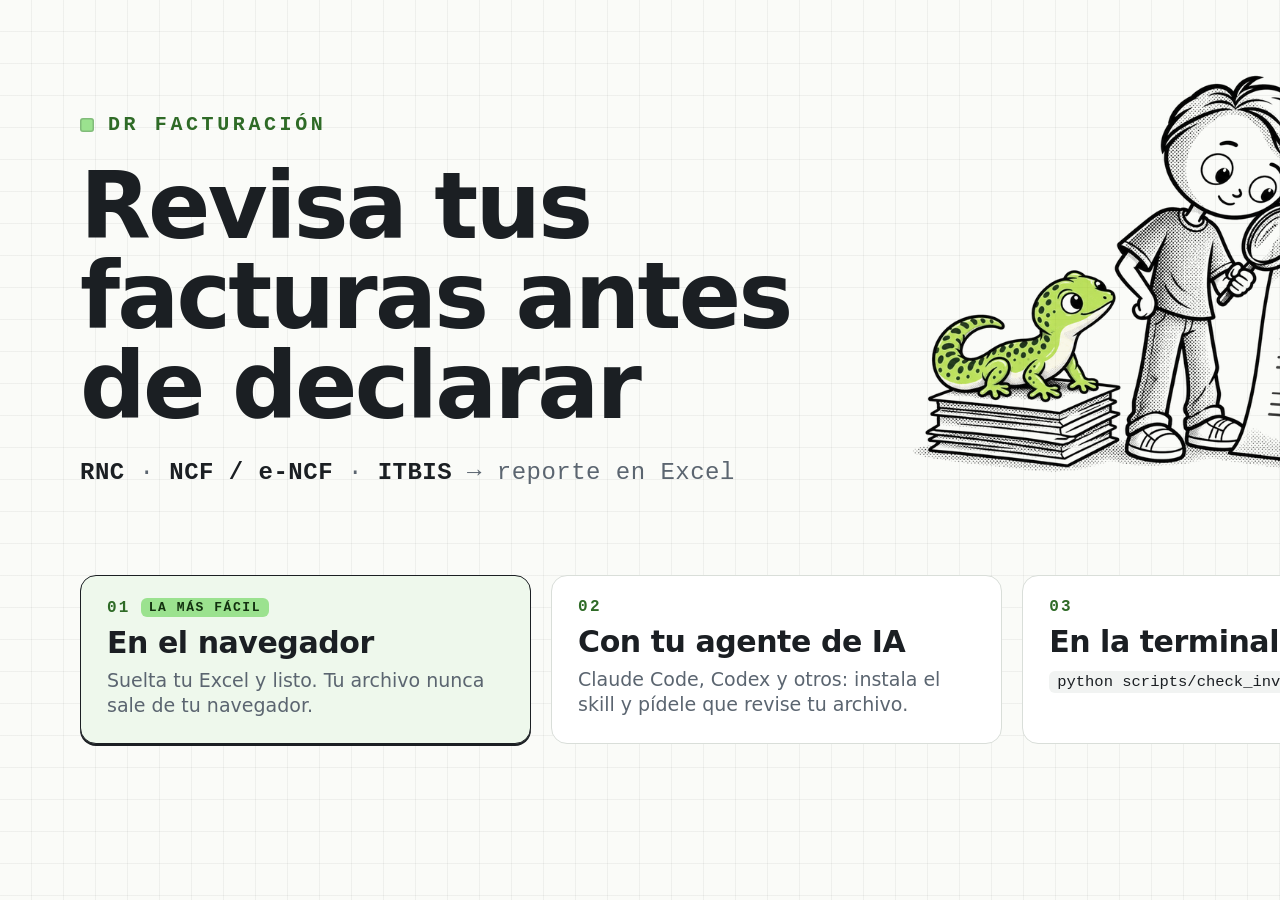
<file: docs/banner.html>
<!doctype html>
<!-- Source for docs/banner.png (Spanish) and docs/banner.en.png (open with #en).
     Render at 1600x800 with any headless Chromium, e.g.:
     msedge --headless --window-size=1600,800 --screenshot=banner.png docs/banner.html -->
<html lang="es">
<head>
<meta charset="utf-8">
<title>DR Facturación banner</title>
<style>
  :root {
    --paper: #FAFBF8; --grid: rgba(27, 31, 35, 0.05); --ink: #1B1F23; --muted: #5B6570;
    --line: #D9DED9; --accent: #9BE28F; --accent-soft: #EEF8EC; --accent-ink: #2F6B27;
    --mono: "Cascadia Mono", "Cascadia Code", Consolas, "SFMono-Regular", Menlo, monospace;
    --sans: "Segoe UI", system-ui, -apple-system, sans-serif;
  }
  * { box-sizing: border-box; margin: 0; padding: 0; }
  html, body { width: 1600px; height: 800px; overflow: hidden; }
  body {
    font-family: var(--sans); color: var(--ink); background-color: var(--paper);
    background-image: linear-gradient(var(--grid) 1px, transparent 1px), linear-gradient(90deg, var(--grid) 1px, transparent 1px);
    background-size: 32px 32px; background-position: -1px -1px;
    padding: 64px 80px 56px; display: grid; grid-template-rows: 1fr auto; gap: 40px;
  }
  .top { display: grid; grid-template-columns: 1fr 660px; align-items: center; gap: 40px; }
  .label { font: 600 20px var(--mono); letter-spacing: .18em; color: var(--accent-ink); display: flex; align-items: center; gap: 14px; }
  .label::before { content: ""; width: 14px; height: 14px; border-radius: 3px; background: var(--accent); box-shadow: inset 0 0 0 1.5px rgba(27, 31, 35, .2); }
  h1 { font-size: 92px; line-height: .98; letter-spacing: -.03em; font-weight: 760; margin-top: 26px; max-width: 12ch; }
  .sub { margin-top: 26px; font: 500 24px var(--mono); color: var(--muted); letter-spacing: .02em; }
  .sub b { color: var(--ink); font-weight: 600; }
  .art { width: 660px; height: auto; margin: -40px -20px 0 0; }
  .ways { display: grid; grid-template-columns: repeat(3, 1fr); gap: 20px; }
  .way { background: #fff; border: 1.5px solid var(--line); border-radius: 16px; padding: 22px 26px 24px; }
  .way.first { border-color: var(--ink); box-shadow: 0 2px 0 var(--ink); background: var(--accent-soft); }
  .n { font: 600 16px var(--mono); letter-spacing: .14em; color: var(--accent-ink); }
  .way h2 { font-size: 30px; letter-spacing: -.015em; margin-top: 8px; font-weight: 700; }
  .way p { margin-top: 8px; font-size: 19px; color: var(--muted); line-height: 1.35; }
  .way code { white-space: nowrap; font: 500 15.5px var(--mono); color: var(--ink); background: #F1F3F2; border-radius: 6px; padding: 2px 8px; }
  .first .tag { display: inline-block; margin-left: 10px; font: 600 13px var(--mono); letter-spacing: .12em; background: var(--accent); color: #12300F; padding: 3px 8px; border-radius: 6px; vertical-align: 1px; line-height: 1; }
</style>
</head>
<body>
  <div class="top">
    <div>
      <div class="label">DR FACTURACIÓN</div>
      <h1 data-es="Revisa tus facturas antes de declarar" data-en="Check your invoices before you file"></h1>
      <p class="sub"><b>RNC</b> · <b>NCF / e-NCF</b> · <b>ITBIS</b> <span data-es="→ reporte en Excel" data-en="→ Excel report"></span></p>
    </div>
    <img class="art" src="app/ilustracion.webp" alt="">
  </div>
  <div class="ways">
    <div class="way first">
      <div class="n">01<span class="tag" data-es="LA MÁS FÁCIL" data-en="EASIEST"></span></div>
      <h2 data-es="En el navegador" data-en="In your browser"></h2>
      <p data-es="Suelta tu Excel y listo. Tu archivo nunca sale de tu navegador." data-en="Drop your Excel file. It never leaves your browser."></p>
    </div>
    <div class="way">
      <div class="n">02</div>
      <h2 data-es="Con tu agente de IA" data-en="With your AI agent"></h2>
      <p data-es="Claude Code, Codex y otros: instala el skill y pídele que revise tu archivo." data-en="Claude Code, Codex and others: install the skill and ask it to check your file."></p>
    </div>
    <div class="way">
      <div class="n">03</div>
      <h2 data-es="En la terminal" data-en="In the terminal"></h2>
      <p><code>python scripts/check_invoices.py facturas.xlsx</code></p>
    </div>
  </div>
<script>
  const lang = location.hash === "#en" ? "en" : "es";
  document.documentElement.lang = lang;
  document.querySelectorAll("[data-es]").forEach(el => { el.textContent = el.dataset[lang]; });
</script>
</body>
</html>
</file>
